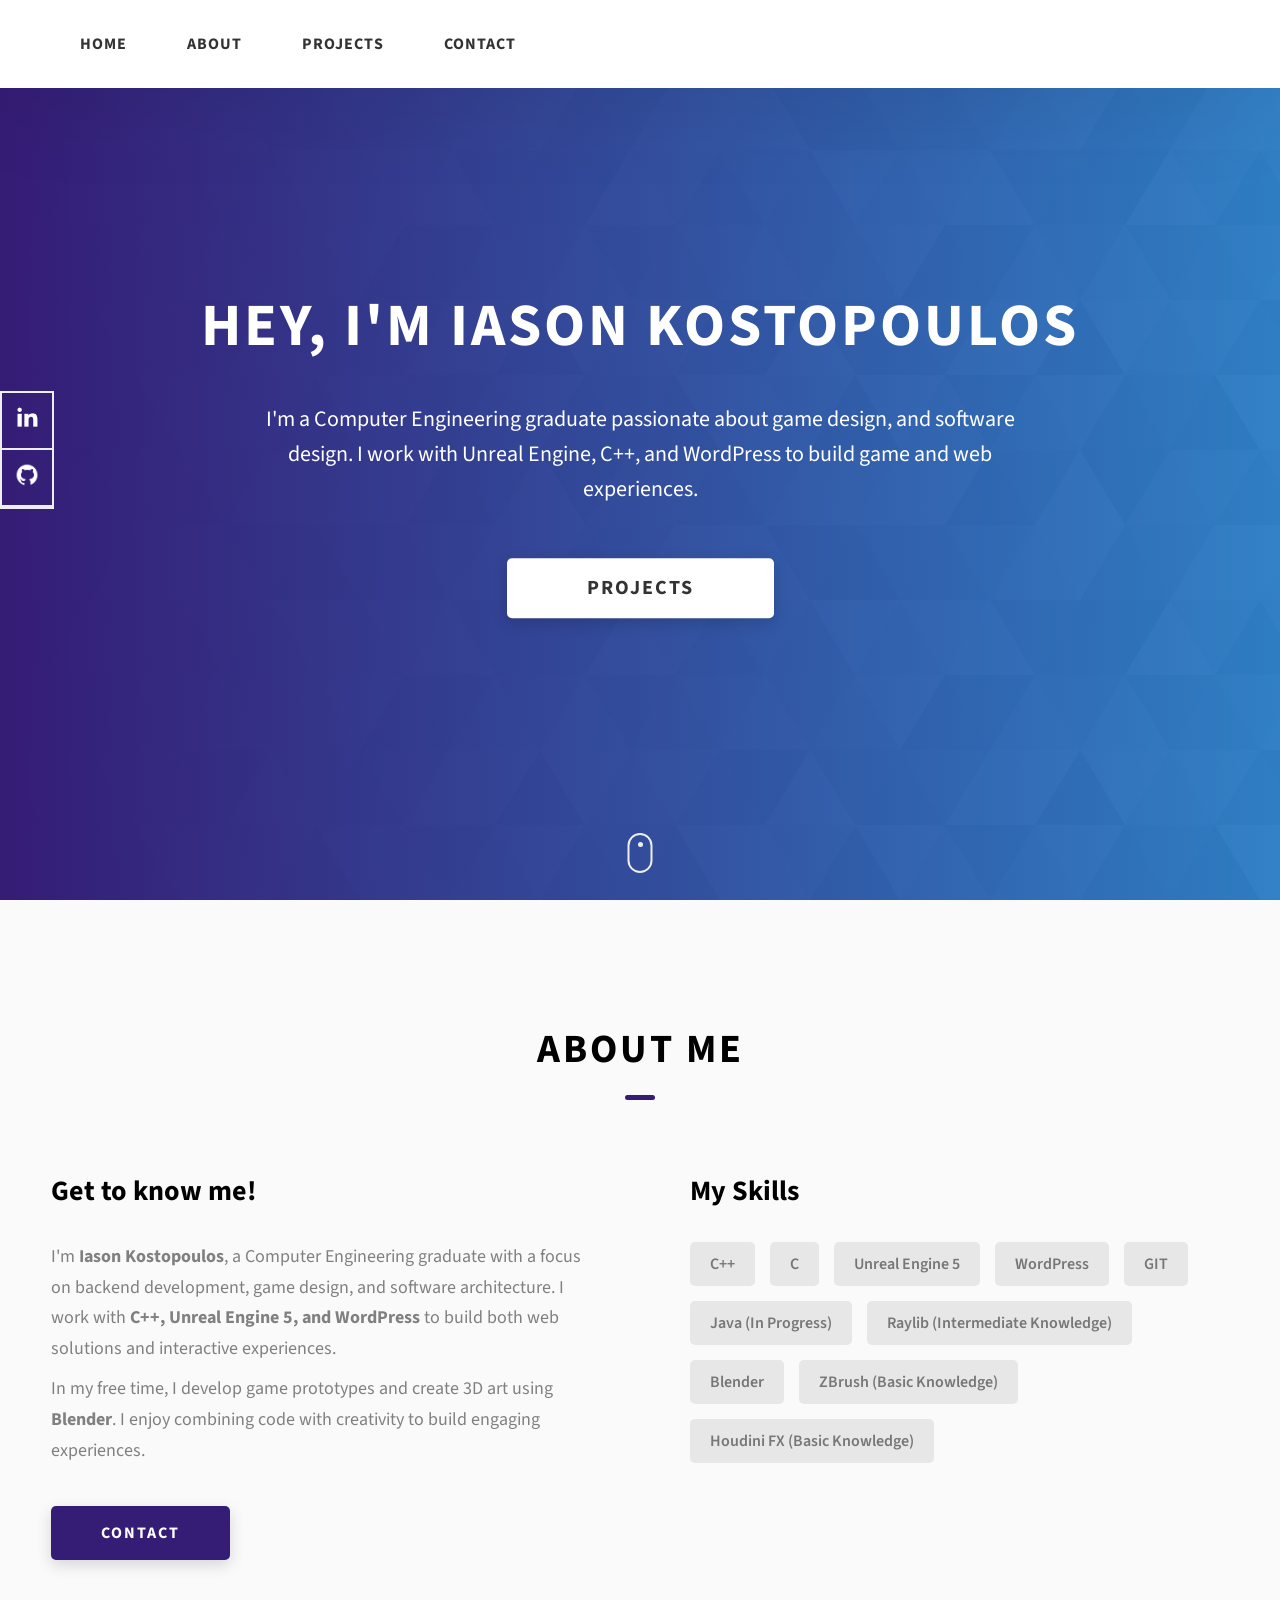
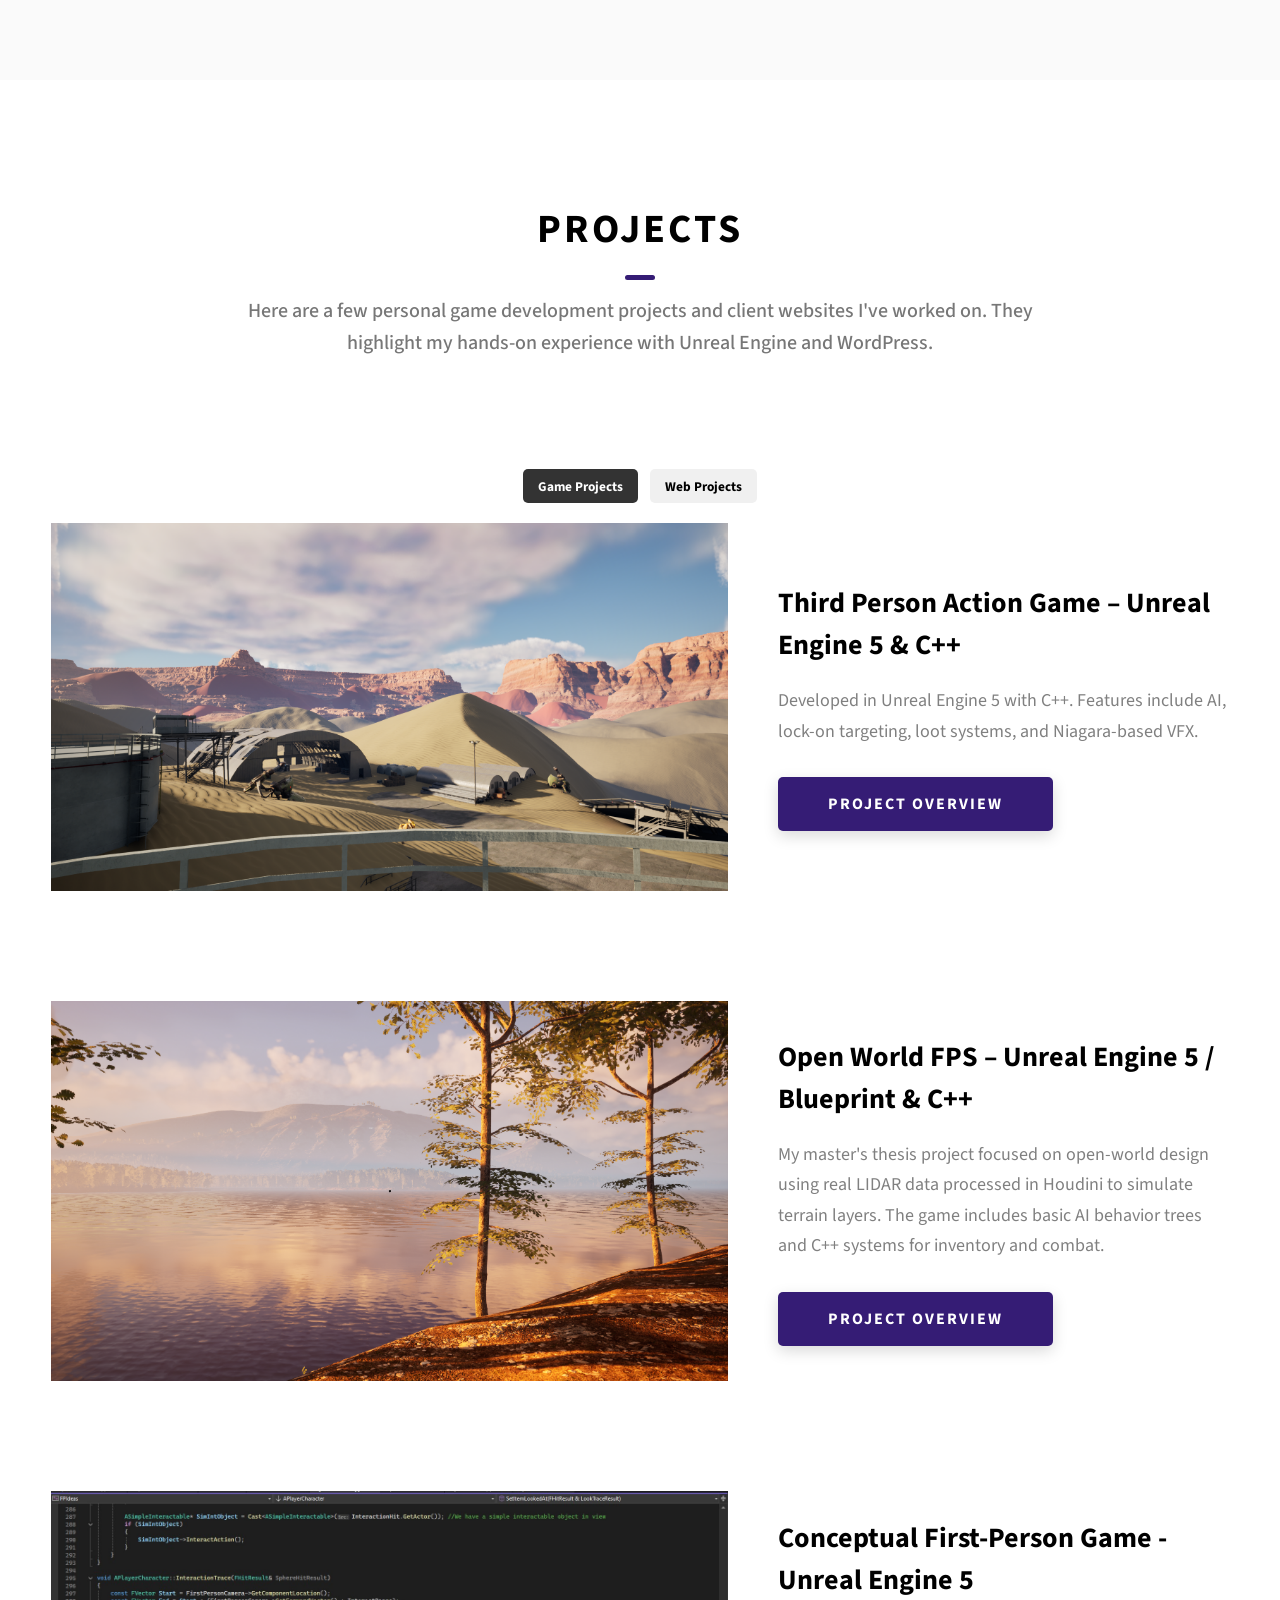
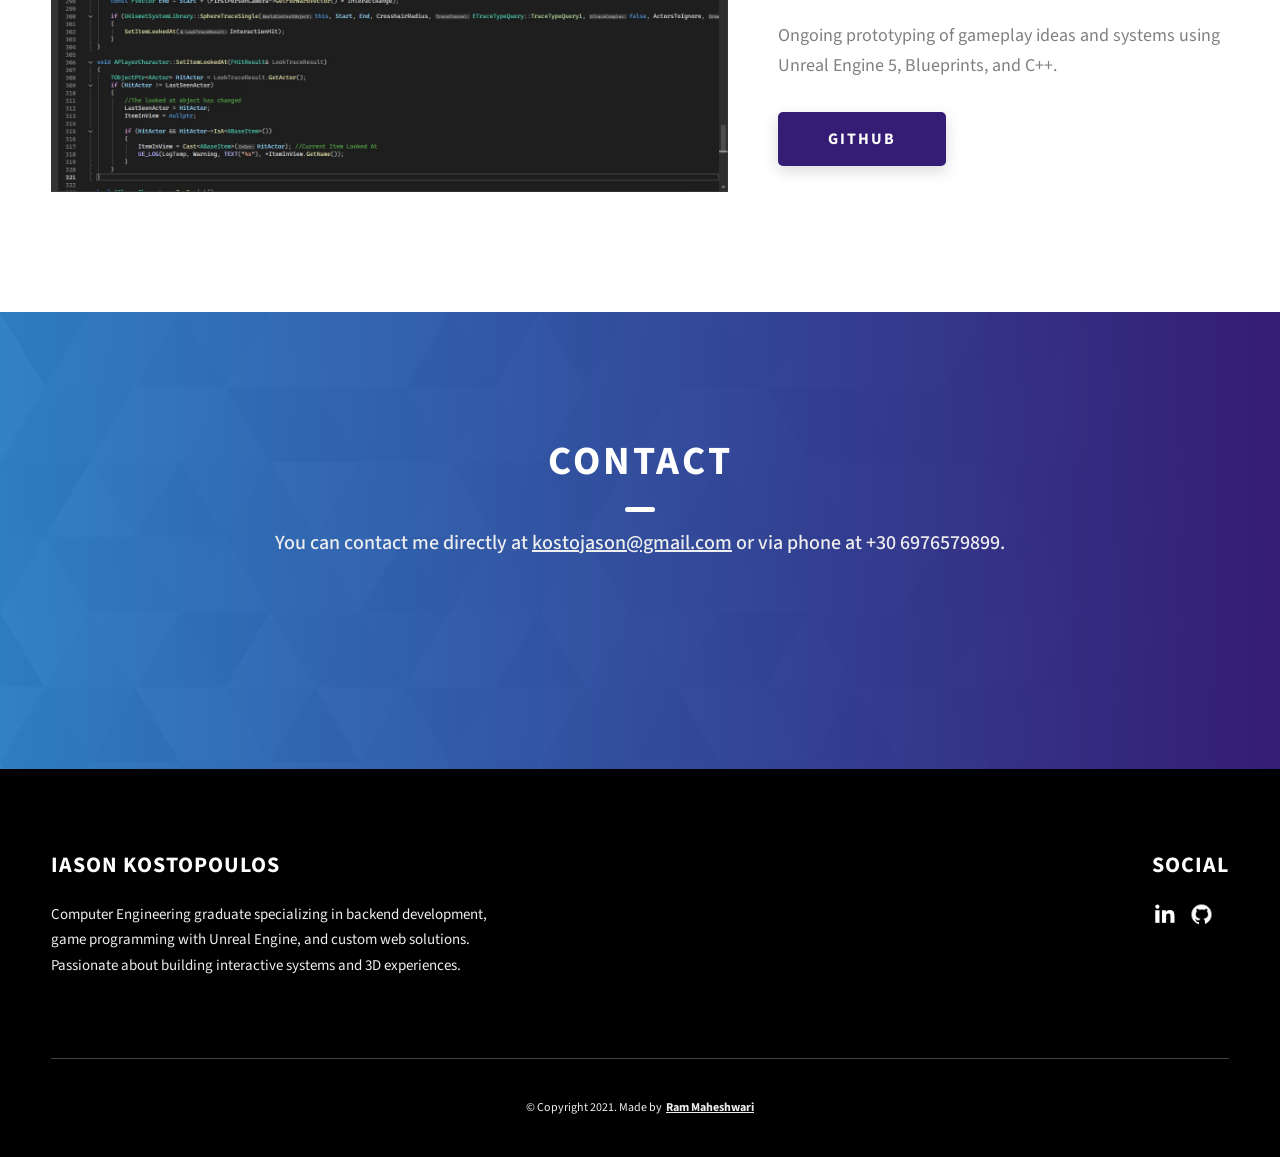
<file: index.html>
<!DOCTYPE html>
<html lang="en">
  <head>
    <meta charset="UTF-8" />
    <meta name="viewport" content="width=device-width, initial-scale=1.0" />
    <meta http-equiv="X-UA-Compatible" content="ie=edge" />
    <title>Portfolio</title>
    <meta name="description" content="Iason Kostopoulos Portfolio" />

    <link rel="stylesheet" href="css/style.css" />

    <link rel="preconnect" href="https://fonts.googleapis.com" />
    <link rel="preconnect" href="https://fonts.gstatic.com" crossorigin />
    <link
      href="https://fonts.googleapis.com/css2?family=Source+Sans+Pro:wght@400;600;700;900&display=swap"
      rel="stylesheet"
    />
  </head>
  <body>
    <header class="header">
      <div class="header__content">
        <div class="header__main">
          <ul class="header__links">
            <li class="header__link-wrapper">
              <a href="./index.html" class="header__link"> Home </a>
            </li>
            <li class="header__link-wrapper">
              <a href="./index.html#about" class="header__link">About </a>
            </li>
            <li class="header__link-wrapper">
              <a href="./index.html#projects" class="header__link">
                Projects
              </a>
            </li>
            <li class="header__link-wrapper">
              <a href="./index.html#contact" class="header__link"> Contact </a>
            </li>
          </ul>
          <div class="header__main-ham-menu-cont">
            <img
              src="./assets/svg/ham-menu.svg"
              alt="hamburger menu"
              class="header__main-ham-menu"
            />
            <img
              src="./assets/svg/ham-menu-close.svg"
              alt="hamburger menu close"
              class="header__main-ham-menu-close d-none"
            />
          </div>
        </div>
      </div>
      <div class="header__sm-menu">
        <div class="header__sm-menu-content">
          <ul class="header__sm-menu-links">
            <li class="header__sm-menu-link">
              <a href="./index.html"> Home </a>
            </li>

            <li class="header__sm-menu-link">
              <a href="./index.html#about"> About </a>
            </li>

            <li class="header__sm-menu-link">
              <a href="./index.html#projects"> Projects </a>
            </li>

            <li class="header__sm-menu-link">
              <a href="./index.html#contact"> Contact </a>
            </li>
          </ul>
        </div>
      </div>
    </header>
    <section class="home-hero">
      <div class="home-hero__content">
        <h1 class="heading-primary">Hey, I'm Iason Kostopoulos</h1>
        <div class="home-hero__info">
          <p class="text-primary">
            I'm a Computer Engineering graduate passionate about game design, and software design.
			I work with Unreal Engine, C++, and WordPress to build game and web experiences.
          </p>
        </div>
        <div class="home-hero__cta">
          <a href="./index.html#projects" class="btn btn--bg">Projects</a>
        </div>
      </div>
      <div class="home-hero__socials">
        <div class="home-hero__social">
          <a href="https://www.linkedin.com/in/iasonas-kostopoulos-441469236/" class="home-hero__social-icon-link">
            <img
              src="./assets/png/linkedin-ico.png"
              alt="icon"
              class="home-hero__social-icon"
            />
          </a>
        </div>
        <div class="home-hero__social">
          <a href="https://github.com/Poleftaiger1984" class="home-hero__social-icon-link">
            <img
              src="./assets/png/github-ico.png"
              alt="icon"
              class="home-hero__social-icon"
            />
          </a>
        </div>
      </div>
      <div class="home-hero__mouse-scroll-cont">
        <div class="mouse"></div>
      </div>
    </section>
    <section id="about" class="about sec-pad">
      <div class="main-container">
        <h2 class="heading heading-sec heading-sec__mb-med">
          <span class="heading-sec__main">About Me</span>
        </h2>
        <div class="about__content">
          <div class="about__content-main">
            <h3 class="about__content-title">Get to know me!</h3>
            <div class="about__content-details">
              <p class="about__content-details-para">
				I'm <strong>Iason Kostopoulos</strong>, a Computer Engineering graduate with a focus on backend development, game design, and software architecture. 
				I work with <strong> C++, Unreal Engine 5, and WordPress </strong> to build both web solutions and interactive experiences.
			  </p>
			  <p class="about__content-details-para">
				In my free time, I develop game prototypes and create 3D art using <strong>Blender</strong>. I enjoy combining code with creativity to build engaging experiences.
			  </p>
            </div>
            <a href="./index.html#contact" class="btn btn--med btn--theme dynamicBgClr"
              >Contact</a
            >
          </div>
          <div class="about__content-skills">
            <h3 class="about__content-title">My Skills</h3>
            <div class="skills">
              <div class="skills__skill">C++</div>
			  <div class="skills__skill">C</div>
              <div class="skills__skill">Unreal Engine 5</div>
              <div class="skills__skill">WordPress</div>
              <div class="skills__skill">GIT</div>
              <div class="skills__skill">Java (In Progress)</div>
              <div class="skills__skill">Raylib (Intermediate Knowledge)</div>
              <div class="skills__skill">Blender</div>
              <div class="skills__skill">ZBrush (Basic Knowledge)</div>
              <div class="skills__skill">Houdini FX (Basic Knowledge)</div>

            </div>
          </div>
        </div>
      </div>
    </section>
    <section id="projects" class="projects sec-pad">
      <div class="main-container">
        <h2 class="heading heading-sec heading-sec__mb-bg">
          <span class="heading-sec__main">Projects</span>
          <span class="heading-sec__sub">
            Here are a few personal game development projects and client websites I've worked on. 
			They highlight my hands-on experience with Unreal Engine and WordPress.
          </span>
        </h2>
        <div class="projects__tabs">
  <button class="projects__tab projects__tab--active" onclick="showTab('games')">Game Projects</button>
  <button class="projects__tab" onclick="showTab('websites')">Web Projects</button>
</div>

<!-- GAME -->
<div class="projects__content" id="projects-games">
  <div class="projects__row">
    <div class="projects__row-img-cont">
      <img src="./assets/jpeg/ThirdPerson.jpeg" alt="SlashGame" class="projects__row-img" />
    </div>
    <div class="projects__row-content">
      <h3 class="projects__row-content-title">Third Person Action Game – Unreal Engine 5 & C++</h3>
      <p class="projects__row-content-desc">
        Developed in Unreal Engine 5 with C++. Features include AI, lock-on targeting, loot systems, and Niagara-based VFX.
      </p>
	  <a href="./slashgame.html" class="btn btn--med btn--theme dynamicBgClr" target="_blank">Project Overview</a>
    </div>
  </div>

  <div class="projects__row">
    <div class="projects__row-img-cont">
      <img src="./assets/jpeg/OpenWorld.jpeg" alt="FPS Ideas" class="projects__row-img" />
    </div>
    <div class="projects__row-content">
      <h3 class="projects__row-content-title">Open World FPS – Unreal Engine 5 / Blueprint & C++</h3>
      <p class="projects__row-content-desc">
         My master's thesis project focused on open-world design using real LIDAR data processed in Houdini to simulate terrain layers. 
		 The game includes basic AI behavior trees and C++ systems for inventory and combat.
      </p>
      <a href="./fps-thesis.html" class="btn btn--med btn--theme dynamicBgClr" target="_blank">Project Overview</a>
    </div>
  </div>

  <div class="projects__row">
    <div class="projects__row-img-cont">
      <img src="./assets/jpeg/FPIdeas.jpeg" alt="Conceptual Game" class="projects__row-img" />
    </div>
    <div class="projects__row-content">
      <h3 class="projects__row-content-title">Conceptual First-Person Game - Unreal Engine 5</h3>
      <p class="projects__row-content-desc">
        Ongoing prototyping of gameplay ideas and systems using Unreal Engine 5, Blueprints, and C++.
      </p>
	  <a href="https://github.com/Poleftaiger1984/NoHands-Game" target="_blank" class="btn btn--med btn--theme dynamicBgClr">GitHub</a>
    </div>
  </div>
</div>

<!-- WEB -->
<div class="projects__content d-none" id="projects-websites">
  <div class="projects__row">
    <div class="projects__row-img-cont">
      <img src="./assets/jpeg/OlonInterior.jpeg" alt="Olon Interior" class="projects__row-img" />
    </div>
    <div class="projects__row-content">
      <h3 class="projects__row-content-title">Olon Interior LLC (Michigan)</h3>
      <p class="projects__row-content-desc">
        WordPress site for a U.S.-based interior design firm.
      </p>
      <a href="https://www.oloninterior.com" target="_blank" class="btn btn--med btn--theme dynamicBgClr">View Website</a>
    </div>
  </div>

  <div class="projects__row">
    <div class="projects__row-img-cont">
      <img src="./assets/jpeg/GNC3on3.jpeg" alt="GNC 3on3" class="projects__row-img" />
    </div>
    <div class="projects__row-content">
      <h3 class="projects__row-content-title">GNC 3on3 (Patras, Greece)</h3>
      <p class="projects__row-content-desc">
        Delivered custom plugins and maintained WordPress site for a local basketball tournament.
      </p>
      <a href="https://gnc3on3.gr" target="_blank" class="btn btn--med btn--theme dynamicBgClr">View Website</a>
    </div>
  </div>

  <div class="projects__row">
    <div class="projects__row-img-cont">
      <img src="./assets/jpeg/PMPMarble.jpeg" alt="PMP Marble" class="projects__row-img" />
    </div>
    <div class="projects__row-content">
      <h3 class="projects__row-content-title">PMP Marble (Troy, Michigan)</h3>
      <p class="projects__row-content-desc">
        Responsive WordPress site for a marble supplier. Delivered custom design and SEO optimization for local visibility.
      </p>
      <a href="https://pmpmarble.com" target="_blank" class="btn btn--med btn--theme dynamicBgClr">View Website</a>
    </div>
  </div>
</div>
      </div>
    </section>
    <section id="contact" class="contact sec-pad dynamicBg">
      <div class="main-container">
        <h2 class="heading heading-sec heading-sec__mb-med">
          <span class="heading-sec__main heading-sec__main--lt">Contact</span>
         <span class="heading-sec__sub heading-sec__sub--lt">
			You can contact me directly at <a href="mailto:kostojason@gmail.com" class="email-link">kostojason@gmail.com</a> or via phone at +30 6976579899.
		 </span
        </h2>
      </div>
    </section>
    <footer class="main-footer">
      <div class="main-container">
        <div class="main-footer__upper">
          <div class="main-footer__row main-footer__row-1">
            <h2 class="heading heading-sm main-footer__heading-sm">
              <span>Social</span>
            </h2>
            <div class="main-footer__social-cont">
              <a target="_blank" rel="noreferrer" href="https://www.linkedin.com/in/iasonas-kostopoulos-441469236/">
                <img
                  class="main-footer__icon"
                  src="./assets/png/linkedin-ico.png"
                  alt="icon"
                />
              </a>
              <a target="_blank" rel="noreferrer" href="https://github.com/Poleftaiger1984">
                <img
                  class="main-footer__icon"
                  src="./assets/png/github-ico.png"
                  alt="icon"
                />
              </a>
            </div>
          </div>
          <div class="main-footer__row main-footer__row-2">
            <h4 class="heading heading-sm text-lt">Iason Kostopoulos</h4>
            <p class="main-footer__short-desc">
              Computer Engineering graduate specializing in backend development, game programming with Unreal Engine, and custom web solutions. 
			  Passionate about building interactive systems and 3D experiences.
            </p>
          </div>
        </div>

        <!-- If you give me some credit or shoutout here by linking to my website, then it will be a big thing for me and will help me a lot :) -->
        <div class="main-footer__lower">
          &copy; Copyright 2021. Made by
          <a rel="noreferrer" target="_blank" href="https://rammaheshwari.com"
            >Ram Maheshwari</a
          >
        </div>
      </div>
    </footer>

    <script src="./index.js"></script>
  </body>
</html>

<script>
  function showTab(tabName) {
    const gameTab = document.getElementById('projects-games');
    const webTab = document.getElementById('projects-websites');

    // Remove active class from all buttons
    document.querySelectorAll('.projects__tab').forEach(btn => btn.classList.remove('projects__tab--active'));

    // Hide both with fade out first
    [gameTab, webTab].forEach(tab => {
      tab.classList.add('d-none');
      tab.classList.remove('fade-in');
    });

    // Show the selected tab with fade-in animation
    if (tabName === 'games') {
      gameTab.classList.remove('d-none');
      gameTab.classList.add('fade-in');
      document.querySelector('[onclick="showTab(\'games\')"]').classList.add('projects__tab--active');
    } else {
      webTab.classList.remove('d-none');
      webTab.classList.add('fade-in');
      document.querySelector('[onclick="showTab(\'websites\')"]').classList.add('projects__tab--active');
    }
  }
</script>
</file>
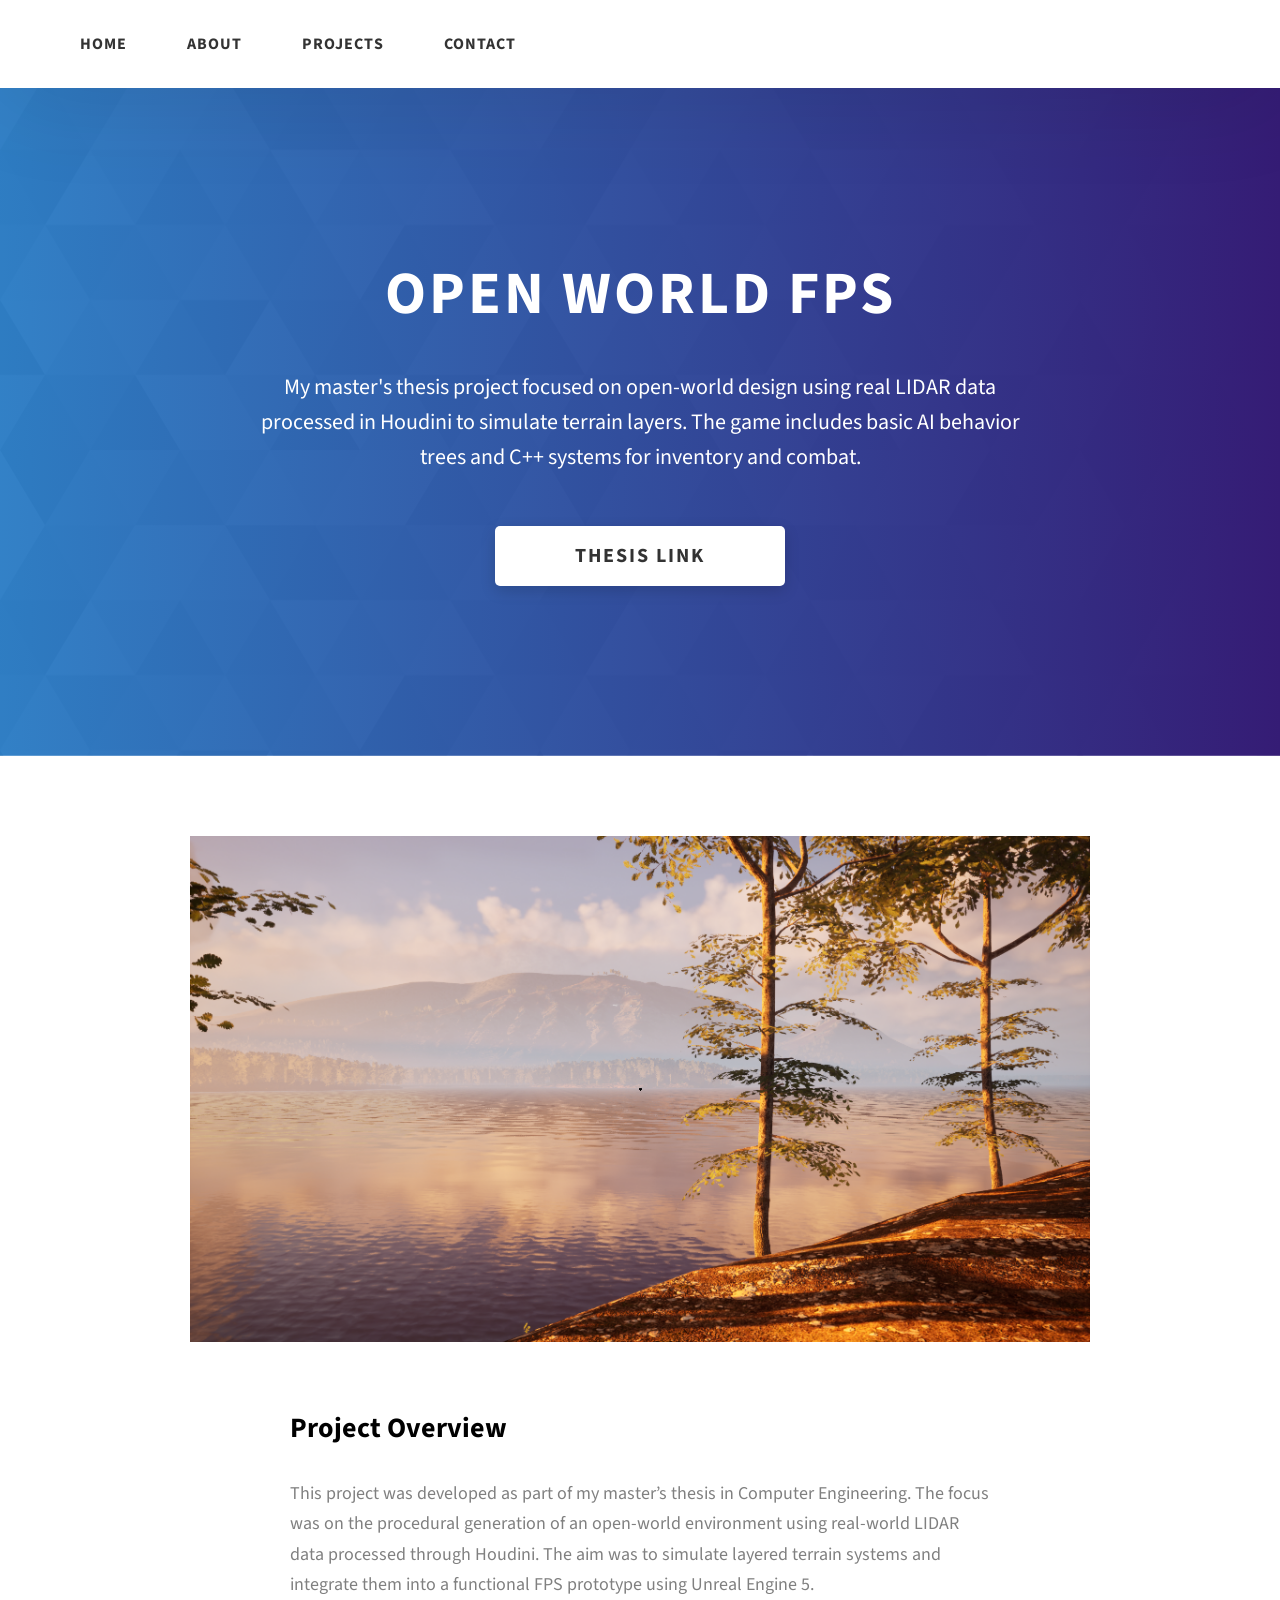
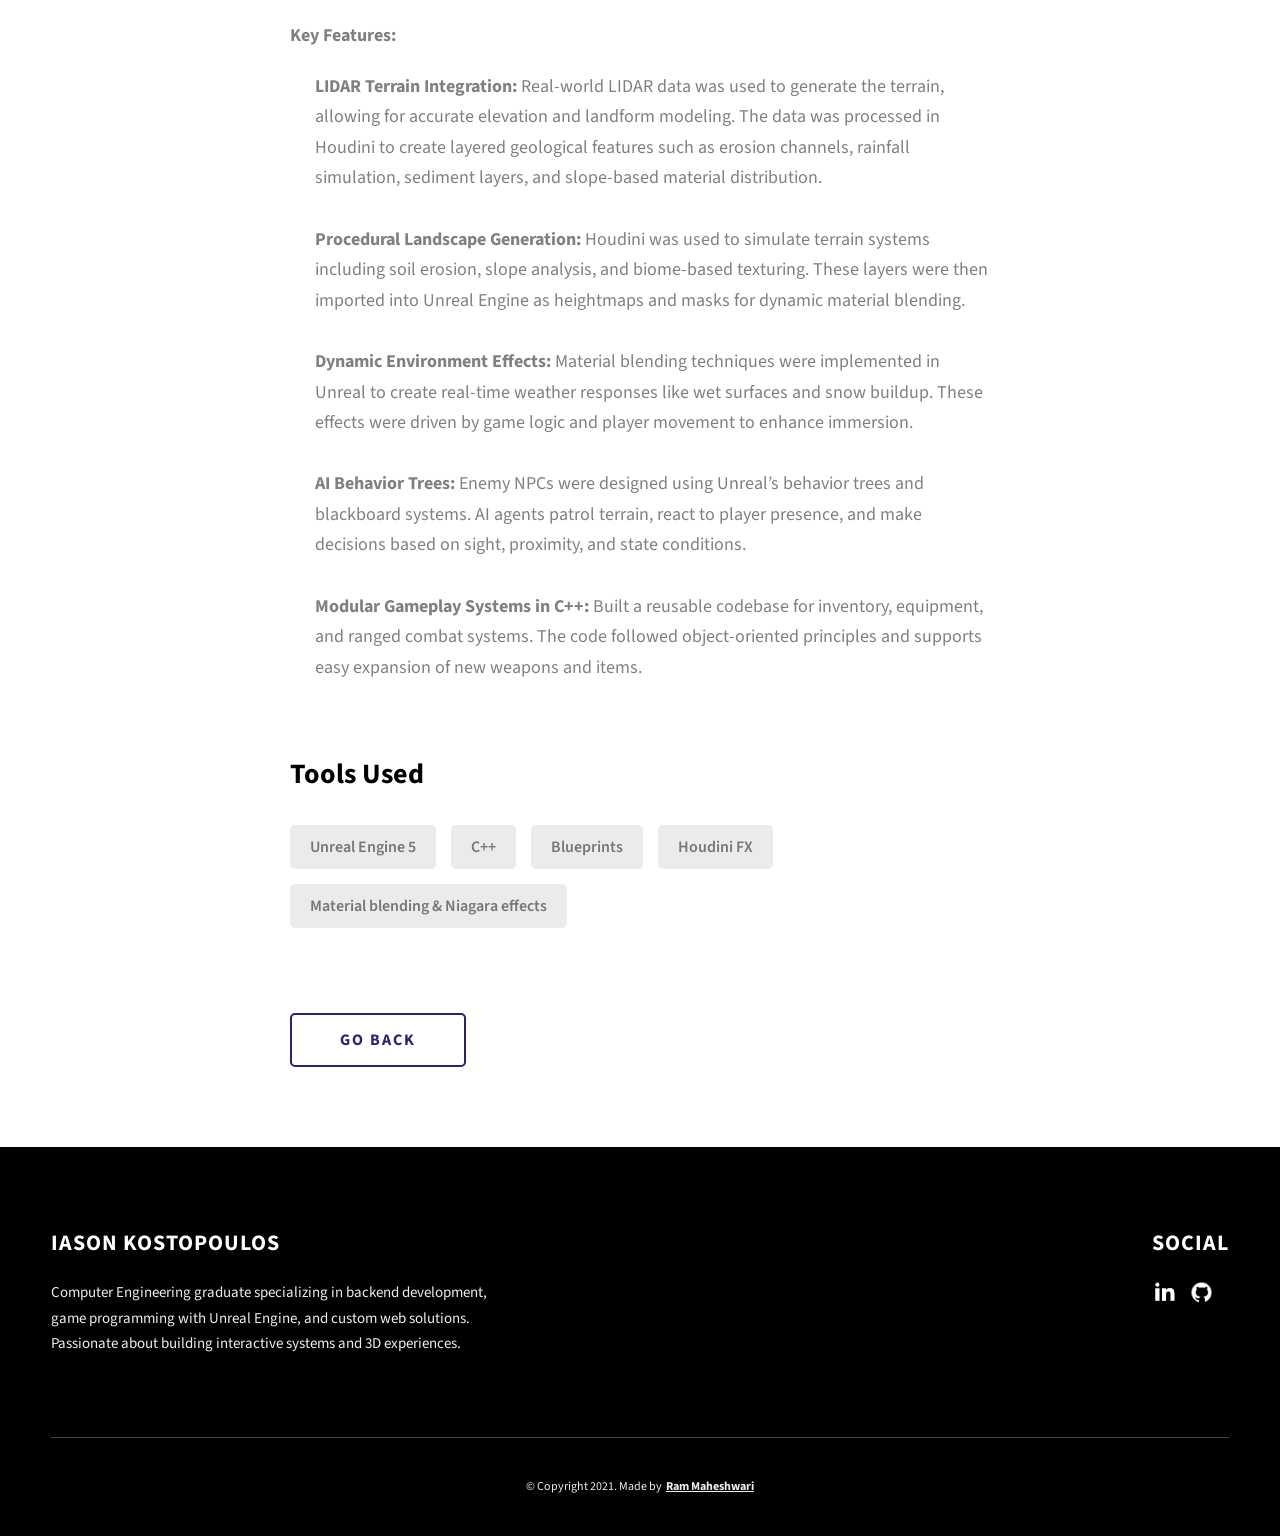
<file: fps-thesis.html>
<!DOCTYPE html>
<html lang="en">
  <head>
    <meta charset="UTF-8" />
    <meta name="viewport" content="width=device-width, initial-scale=1.0" />
    <meta http-equiv="X-UA-Compatible" content="ie=edge" />
    <title>Open World FPS</title>
    <meta name="description" content="Case study page of Open World FPS" />

    <link rel="stylesheet" href="css/style.css" />

    <link rel="preconnect" href="https://fonts.googleapis.com" />
    <link rel="preconnect" href="https://fonts.gstatic.com" crossorigin />
    <link
      href="https://fonts.googleapis.com/css2?family=Source+Sans+Pro:wght@400;600;700;900&display=swap"
      rel="stylesheet"
    />
  </head>
  <body>
    <header class="header">
      <div class="header__content">
        <div class="header__main">
          <ul class="header__links">
            <li class="header__link-wrapper">
              <a href="./index.html" class="header__link"> Home </a>
            </li>
            <li class="header__link-wrapper">
              <a href="./index.html#about" class="header__link">About </a>
            </li>
            <li class="header__link-wrapper">
              <a href="./index.html#projects" class="header__link">
                Projects
              </a>
            </li>
            <li class="header__link-wrapper">
              <a href="./index.html#contact" class="header__link"> Contact </a>
            </li>
          </ul>
          <div class="header__main-ham-menu-cont">
            <img
              src="./assets/svg/ham-menu.svg"
              alt="hamburger menu"
              class="header__main-ham-menu"
            />
            <img
              src="./assets/svg/ham-menu-close.svg"
              alt="hamburger menu close"
              class="header__main-ham-menu-close d-none"
            />
          </div>
        </div>
      </div>
      <div class="header__sm-menu">
        <div class="header__sm-menu-content">
          <ul class="header__sm-menu-links">
            <li class="header__sm-menu-link">
              <a href="./index.html"> Home </a>
            </li>

            <li class="header__sm-menu-link">
              <a href="./index.html#about"> About </a>
            </li>

            <li class="header__sm-menu-link">
              <a href="./index.html#projects"> Projects </a>
            </li>

            <li class="header__sm-menu-link">
              <a href="./index.html#contact"> Contact </a>
            </li>
          </ul>
        </div>
      </div>
    </header>
    <section class="project-cs-hero">
      <div class="project-cs-hero__content">
        <h1 class="heading-primary">Open World FPS</h1>
        <div class="project-cs-hero__info">
          <p class="text-primary">
            My master's thesis project focused on open-world design using real LIDAR data processed in Houdini to simulate terrain layers.
			The game includes basic AI behavior trees and C++ systems for inventory and combat.
          </p>
        </div>
        <div class="project-cs-hero__cta">
          <a href="https://hdl.handle.net/10889/25505" class="btn btn--bg" target="_blank">Thesis Link</a>
        </div>
      </div>
    </section>
    <section class="project-details">
      <div class="main-container">
        <div class="project-details__content">
          <div class="project-details__showcase-img-cont">
            <img
              src="./assets/jpeg/OpenWorld.jpeg"
              alt="Project Image"
              class="project-details__showcase-img"
            />
          </div>
          <div class="project-details__content-main">
            <div class="project-details__desc">
              <h3 class="project-details__content-title">Project Overview</h3>
              <p class="project-details__desc-para">
                This project was developed as part of my master’s thesis in Computer Engineering. 
				The focus was on the procedural generation of an open-world environment using real-world LIDAR data processed through Houdini. 
				The aim was to simulate layered terrain systems and integrate them into a functional FPS prototype using Unreal Engine 5.
              </p>
              <p class="project-details__desc-para">
                <strong>Key Features:</strong>
				<div class="project-details__desc-para">
					<ul class="project-list">
					 <li>
					  <strong>LIDAR Terrain Integration:</strong> Real-world LIDAR data was used to generate the terrain, allowing for accurate elevation and landform modeling. The data was processed in Houdini to create layered geological features such as erosion channels, rainfall simulation, sediment layers, and slope-based material distribution.
					 </li><br>
					 <li>
					  <strong>Procedural Landscape Generation:</strong> Houdini was used to simulate terrain systems including soil erosion, slope analysis, and biome-based texturing. These layers were then imported into Unreal Engine as heightmaps and masks for dynamic material blending.
					 </li><br>
					 <li>
					  <strong>Dynamic Environment Effects:</strong> Material blending techniques were implemented in Unreal to create real-time weather responses like wet surfaces and snow buildup. These effects were driven by game logic and player movement to enhance immersion.
					 </li><br>
					 <li>
					  <strong>AI Behavior Trees:</strong> Enemy NPCs were designed using Unreal’s behavior trees and blackboard systems. AI agents patrol terrain, react to player presence, and make decisions based on sight, proximity, and state conditions.
					 </li><br>
					 <li>
					  <strong>Modular Gameplay Systems in C++:</strong> Built a reusable codebase for inventory, equipment, and ranged combat systems. The code followed object-oriented principles and supports easy expansion of new weapons and items.
					 </li>
					</ul>
				</div>
              </p>
            </div>
            <div class="project-details__tools-used">
              <h3 class="project-details__content-title">Tools Used</h3>
              <div class="skills">
                <div class="skills__skill">Unreal Engine 5</div>
                <div class="skills__skill">C++</div>
                <div class="skills__skill">Blueprints</div>
                <div class="skills__skill">Houdini FX</div>
				<div class="skills__skill">Material blending & Niagara effects</div>
              </div>
            </div>
			<a href="/" class="btn btn--med btn--theme-inv project-details__links-btn">Go Back</a>
          </div>
        </div>
      </div>
    </section>
    <footer class="main-footer">
      <div class="main-container">
        <div class="main-footer__upper">
          <div class="main-footer__row main-footer__row-1">
            <h2 class="heading heading-sm main-footer__heading-sm">
              <span>Social</span>
            </h2>
            <div class="main-footer__social-cont">
              <a target="_blank" rel="noreferrer" href="https://www.linkedin.com/in/iasonas-kostopoulos-441469236/">
                <img
                  class="main-footer__icon"
                  src="./assets/png/linkedin-ico.png"
                  alt="icon"
                />
              </a>
              <a target="_blank" rel="noreferrer" href="https://github.com/Poleftaiger1984">
                <img
                  class="main-footer__icon"
                  src="./assets/png/github-ico.png"
                  alt="icon"
                />
              </a>
            </div>
          </div>
          <div class="main-footer__row main-footer__row-2">
            <h4 class="heading heading-sm text-lt">Iason Kostopoulos</h4>
            <p class="main-footer__short-desc">
              Computer Engineering graduate specializing in backend development, game programming with Unreal Engine, and custom web solutions. 
			  Passionate about building interactive systems and 3D experiences.
            </p>
          </div>
        </div>

        <div class="main-footer__lower">
          &copy; Copyright 2021. Made by
          <a rel="noreferrer" target="_blank" href="https://rammaheshwari.com"
            >Ram Maheshwari</a
          >
        </div>
      </div>
    </footer>
    <script src="./index.js"></script>
  </body>
</html>
</file>
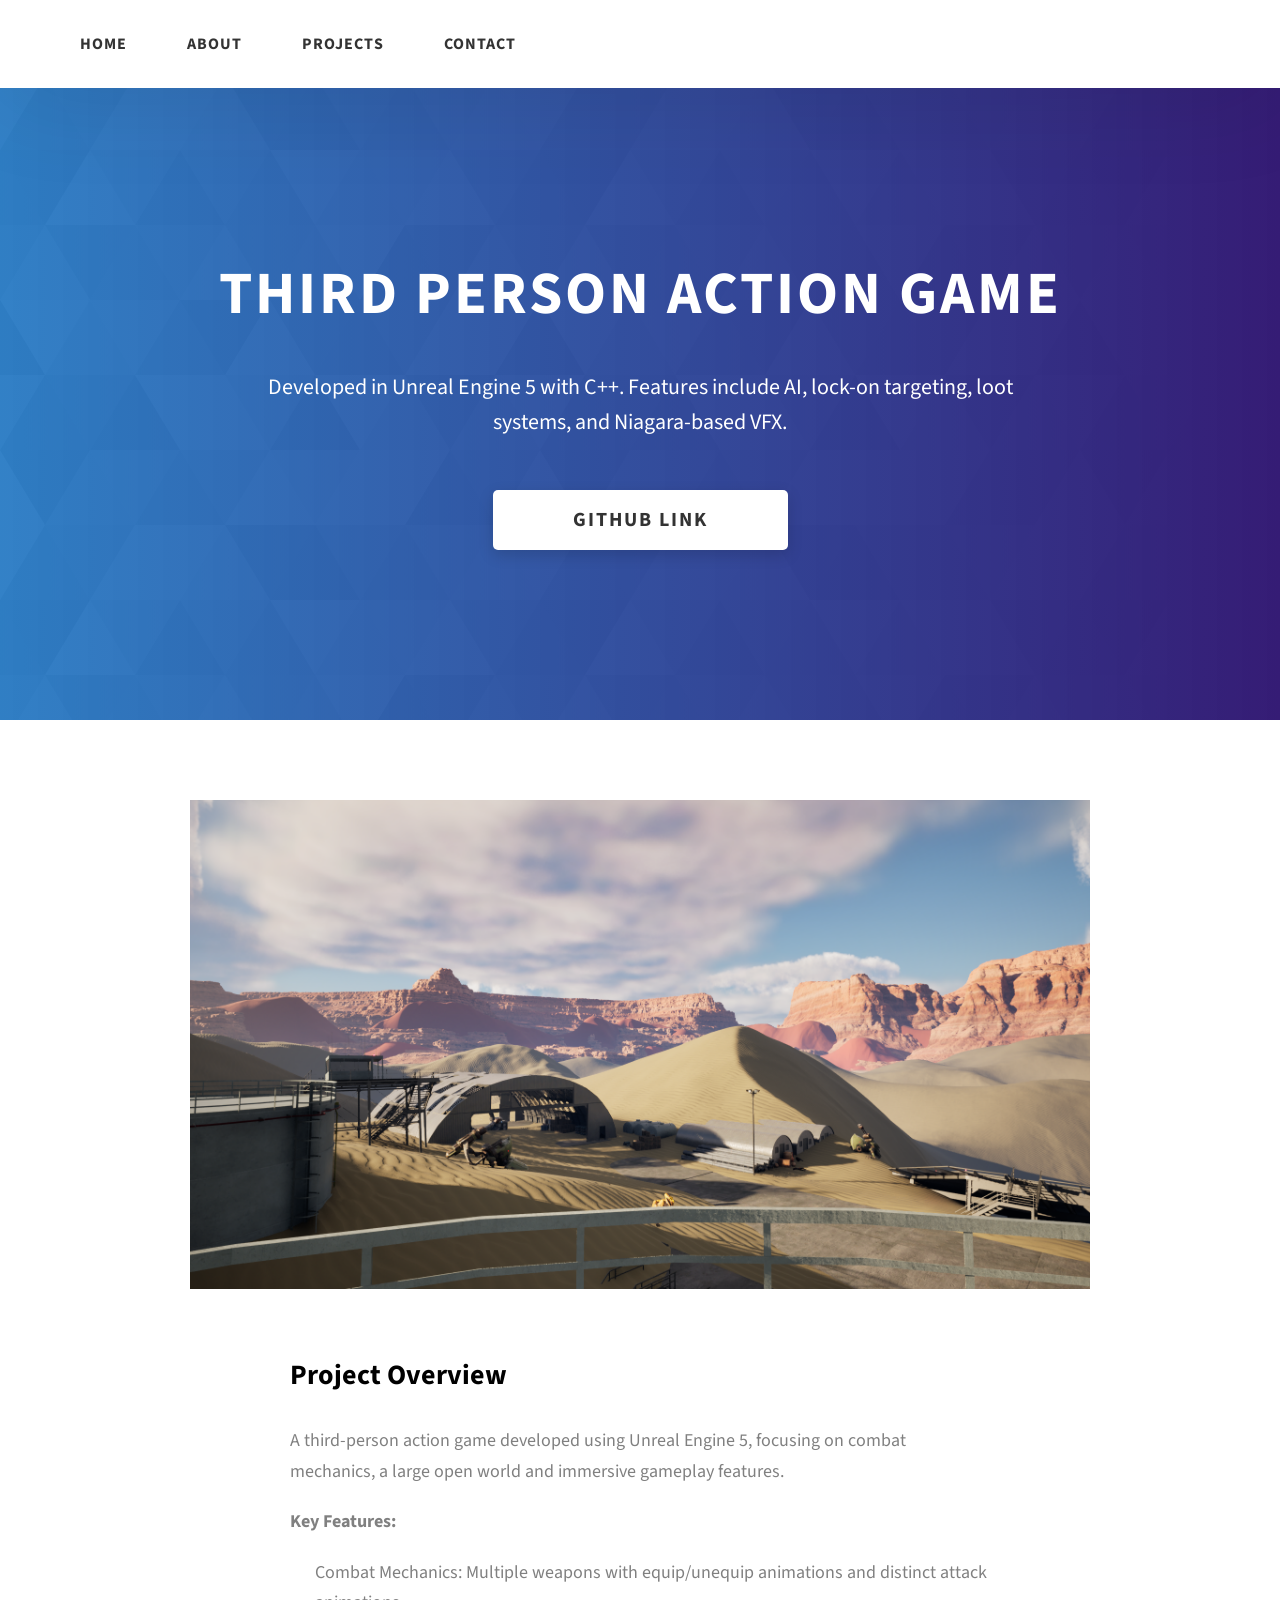
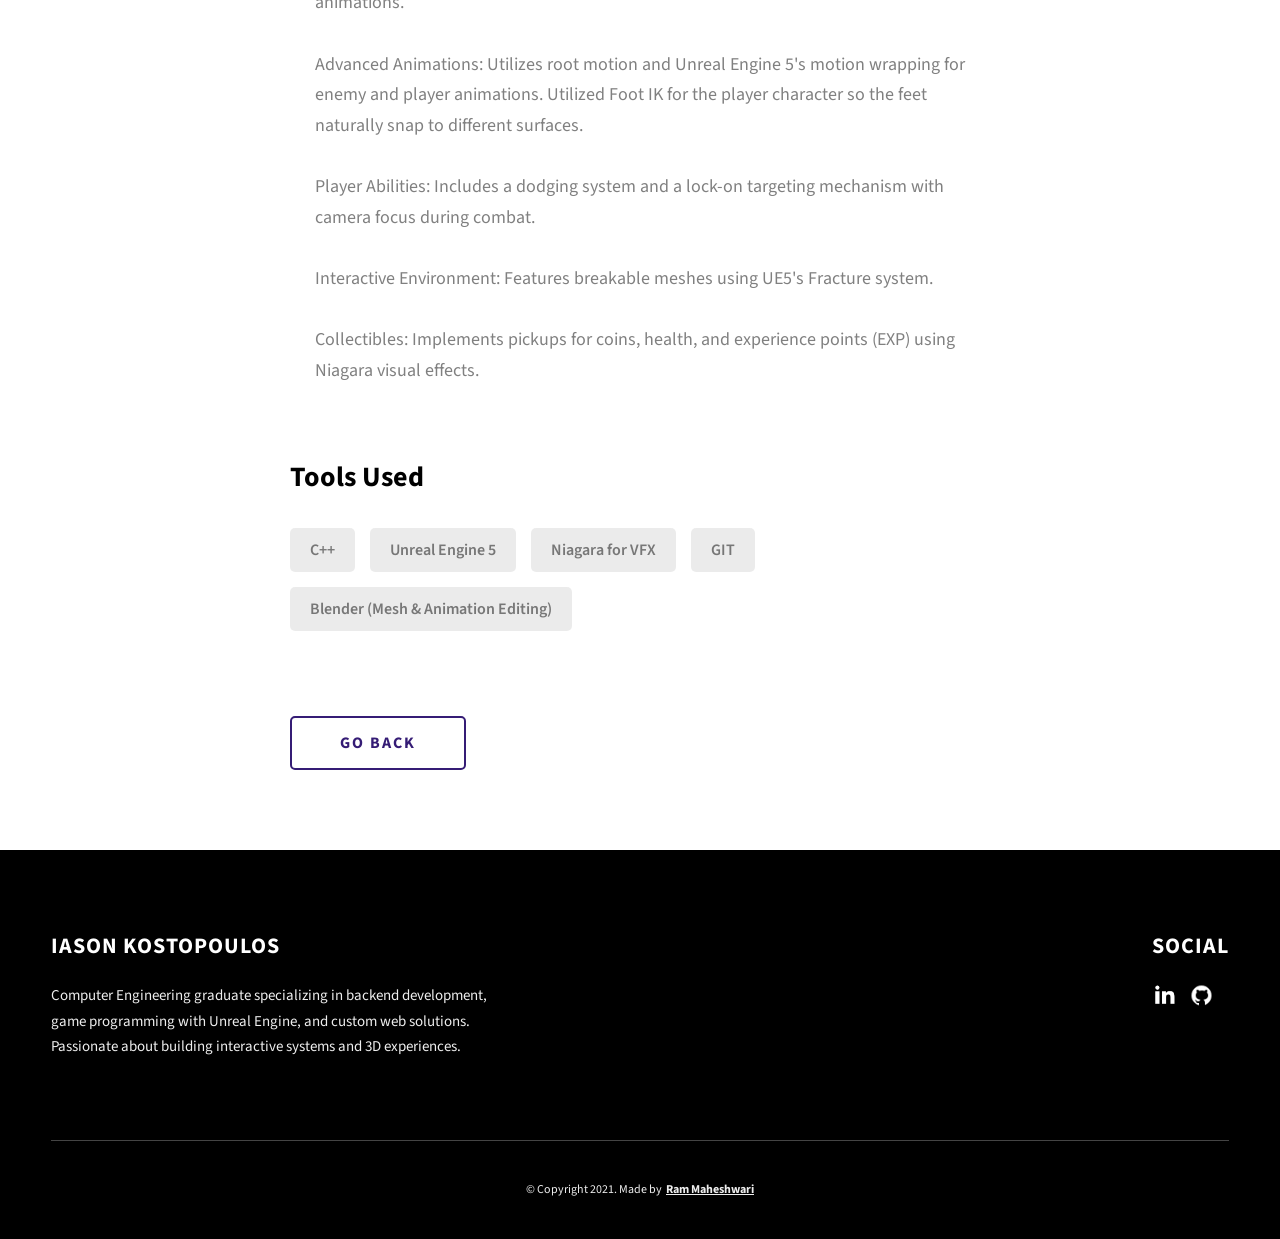
<file: slashgame.html>
<!DOCTYPE html>
<html lang="en">
  <head>
    <meta charset="UTF-8" />
    <meta name="viewport" content="width=device-width, initial-scale=1.0" />
    <meta http-equiv="X-UA-Compatible" content="ie=edge" />
    <title>Third Person Action Game</title>
    <meta name="description" content="Case study page of Third Person Action Game" />

    <link rel="stylesheet" href="css/style.css" />

    <link rel="preconnect" href="https://fonts.googleapis.com" />
    <link rel="preconnect" href="https://fonts.gstatic.com" crossorigin />
    <link
      href="https://fonts.googleapis.com/css2?family=Source+Sans+Pro:wght@400;600;700;900&display=swap"
      rel="stylesheet"
    />
  </head>
  <body>
    <header class="header">
      <div class="header__content">
        <div class="header__main">
          <ul class="header__links">
            <li class="header__link-wrapper">
              <a href="./index.html" class="header__link"> Home </a>
            </li>
            <li class="header__link-wrapper">
              <a href="./index.html#about" class="header__link">About </a>
            </li>
            <li class="header__link-wrapper">
              <a href="./index.html#projects" class="header__link">
                Projects
              </a>
            </li>
            <li class="header__link-wrapper">
              <a href="./index.html#contact" class="header__link"> Contact </a>
            </li>
          </ul>
          <div class="header__main-ham-menu-cont">
            <img
              src="./assets/svg/ham-menu.svg"
              alt="hamburger menu"
              class="header__main-ham-menu"
            />
            <img
              src="./assets/svg/ham-menu-close.svg"
              alt="hamburger menu close"
              class="header__main-ham-menu-close d-none"
            />
          </div>
        </div>
      </div>
      <div class="header__sm-menu">
        <div class="header__sm-menu-content">
          <ul class="header__sm-menu-links">
            <li class="header__sm-menu-link">
              <a href="./index.html"> Home </a>
            </li>

            <li class="header__sm-menu-link">
              <a href="./index.html#about"> About </a>
            </li>

            <li class="header__sm-menu-link">
              <a href="./index.html#projects"> Projects </a>
            </li>

            <li class="header__sm-menu-link">
              <a href="./index.html#contact"> Contact </a>
            </li>
          </ul>
        </div>
      </div>
    </header>
    <section class="project-cs-hero">
      <div class="project-cs-hero__content">
        <h1 class="heading-primary">Third Person Action Game </h1>
        <div class="project-cs-hero__info">
          <p class="text-primary">
           Developed in Unreal Engine 5 with C++. Features include AI, lock-on targeting, loot systems, and Niagara-based VFX.
          </p>
        </div>
        <div class="project-cs-hero__cta">
          <a href="https://github.com/Poleftaiger1984/SlashGame" class="btn btn--bg" target="_blank">Github Link</a>
        </div>
      </div>
    </section>
    <section class="project-details">
      <div class="main-container">
        <div class="project-details__content">
          <div class="project-details__showcase-img-cont">
            <img
              src="./assets/jpeg/ThirdPerson.jpeg"
              alt="Project Image"
              class="project-details__showcase-img"
            />
          </div>
          <div class="project-details__content-main">
            <div class="project-details__desc">
              <h3 class="project-details__content-title">Project Overview</h3>
              <p class="project-details__desc-para">
                A third-person action game developed using Unreal Engine 5, focusing on combat mechanics, a large open world and immersive gameplay features.
              </p>
              <p class="project-details__desc-para">
				<strong>Key Features:</strong>
				<div class="project-details__desc-para">
					<ul class="project-list">
					<li>Combat Mechanics: Multiple weapons with equip/unequip animations and distinct attack animations.</li><br>

					<li>Advanced Animations: Utilizes root motion and Unreal Engine 5's motion wrapping for enemy and player animations. 
						Utilized Foot IK for the player character so the feet naturally snap to different surfaces.</li><br>

					<li>Player Abilities: Includes a dodging system and a lock-on targeting mechanism with camera focus during combat.</li><br>

					<li>Interactive Environment: Features breakable meshes using UE5's Fracture system.</li><br>

					<li>Collectibles: Implements pickups for coins, health, and experience points (EXP) using Niagara visual effects.</li>
					</ul>
				</div>
              </p>
            </div>
            <div class="project-details__tools-used">
              <h3 class="project-details__content-title">Tools Used</h3>
              <div class="skills">
                <div class="skills__skill">C++</div>
                <div class="skills__skill">Unreal Engine 5</div>
                <div class="skills__skill">Niagara for VFX</div>
                <div class="skills__skill">GIT</div>
                <div class="skills__skill">Blender (Mesh & Animation Editing)</div>
              </div>
            </div>
			<a href="/" class="btn btn--med btn--theme-inv project-details__links-btn">Go Back</a>
          </div>
        </div>
      </div>
    </section>
    <footer class="main-footer">
      <div class="main-container">
        <div class="main-footer__upper">
          <div class="main-footer__row main-footer__row-1">
            <h2 class="heading heading-sm main-footer__heading-sm">
              <span>Social</span>
            </h2>
            <div class="main-footer__social-cont">
              <a target="_blank" rel="noreferrer" href="https://www.linkedin.com/in/iasonas-kostopoulos-441469236/">
                <img
                  class="main-footer__icon"
                  src="./assets/png/linkedin-ico.png"
                  alt="icon"
                />
              </a>
              <a target="_blank" rel="noreferrer" href="https://github.com/Poleftaiger1984">
                <img
                  class="main-footer__icon"
                  src="./assets/png/github-ico.png"
                  alt="icon"
                />
              </a>
            </div>
          </div>
          <div class="main-footer__row main-footer__row-2">
            <h4 class="heading heading-sm text-lt">Iason Kostopoulos</h4>
            <p class="main-footer__short-desc">
              Computer Engineering graduate specializing in backend development, game programming with Unreal Engine, and custom web solutions. 
			  Passionate about building interactive systems and 3D experiences.
            </p>
          </div>
        </div>

        <div class="main-footer__lower">
          &copy; Copyright 2021. Made by
          <a rel="noreferrer" target="_blank" href="https://rammaheshwari.com"
            >Ram Maheshwari</a
          >
        </div>
      </div>
    </footer>
    <script src="./index.js"></script>
  </body>
</html>
</file>
<file: css/style.css>
/*
0 - 600px:      Phone
600 - 900px:    Tablet portrait
900 - 1200px:   Tablet landscape
[1200 - 1800] is where our normal styles apply
1800px + :      Big desktop
$breakpoint arguement choices:
- phone
- tab-port
- tab-land
- big-desktop

Inside media queries 1em is always 16px i.e 1em = 16px at every screen size only inside media queries
*/
*,
*::after,
*::before {
  margin: 0;
  padding: 0;
  box-sizing: inherit;
  font-family: inherit; }

html {
  font-size: 62.5%;
  scroll-behavior: smooth; }
  @media only screen and (max-width: 75em) {
    html {
      font-size: 59%; } }
  @media only screen and (max-width: 56.25em) {
    html {
      font-size: 56%; } }
  @media only screen and (min-width: 112.5em) {
    html {
      font-size: 65%; } }

body {
  box-sizing: border-box;
  position: relative;
  line-height: 1.5;
  font-family: sans-serif;
  overflow-x: hidden;
  overflow-y: scroll;
  font-family: 'Source Sans Pro', sans-serif; }

a {
  text-decoration: none;
  color: inherit; }

li {
  list-style: none; }

input:focus,
button:focus,
a:focus,
textarea:focus {
  outline: none; }

button {
  border: none;
  cursor: pointer; }

textarea {
  resize: none; }

.heading-primary {
  font-size: 6rem;
  text-transform: uppercase;
  letter-spacing: 3px;
  text-align: center; }
  @media only screen and (max-width: 37.5em) {
    .heading-primary {
      font-size: 4.5rem; } }

.heading-sec__mb-bg {
  margin-bottom: 11rem; }
  @media only screen and (max-width: 56.25em) {
    .heading-sec__mb-bg {
      margin-bottom: 8rem; } }

.heading-sec__mb-med {
  margin-bottom: 9rem; }
  @media only screen and (max-width: 56.25em) {
    .heading-sec__mb-med {
      margin-bottom: 8rem; } }

.heading-sec__main {
  display: block;
  font-size: 4rem;
  text-transform: uppercase;
  letter-spacing: 1px;
  letter-spacing: 3px;
  text-align: center;
  margin-bottom: 3.5rem;
  position: relative; }
  .heading-sec__main--lt {
    color: #fff; }
    .heading-sec__main--lt::after {
      content: '';
      background: #fff !important; }
  .heading-sec__main::after {
    content: '';
    position: absolute;
    top: calc(100% + 1.5rem);
    height: 5px;
    width: 3rem;
    background: #351c75;
    left: 50%;
    transform: translateX(-50%);
    border-radius: 5px; }
    @media only screen and (max-width: 37.5em) {
      .heading-sec__main::after {
        top: calc(100% + 1.2rem); } }

.heading-sec__sub {
  display: block;
  text-align: center;
  color: #777;
  font-size: 2rem;
  font-weight: 500;
  max-width: 80rem;
  margin: auto;
  line-height: 1.6; }
  @media only screen and (max-width: 37.5em) {
    .heading-sec__sub {
      font-size: 1.8rem; } }
  .heading-sec__sub--lt {
    color: #eee; }

.heading-sm {
  font-size: 2.2rem;
  text-transform: uppercase;
  letter-spacing: 1px; }

.main-container {
  max-width: 120rem;
  margin: auto;
  width: 92%; }

.btn {
  background: #fff;
  color: #333;
  text-transform: uppercase;
  letter-spacing: 2px;
  display: inline-block;
  font-weight: 700;
  border-radius: 5px;
  box-shadow: 0 5px 15px 0 rgba(0, 0, 0, 0.15);
  transition: transform .3s; }
  .btn:hover {
    transform: translateY(-3px); }
  .btn--bg {
    padding: 1.5rem 8rem;
    font-size: 2rem; }
  .btn--med {
    padding: 1.5rem 5rem;
    font-size: 1.6rem; }
  .btn--theme {
    background: #351c75;
    color: #fff; }
  .btn--theme-inv {
    color: #351c75;
    background: #fff;
    border: 2px solid #351c75;
    box-shadow: none;
    padding: calc(1.5rem - 2px) calc(5rem - 2px); }

.sec-pad {
  padding: 12rem 0; }
  @media only screen and (max-width: 56.25em) {
    .sec-pad {
      padding: 8rem 0; } }

.text-primary {
  color: #fff;
  font-size: 2.2rem;
  text-align: center;
  width: 100%;
  line-height: 1.6; }
  @media only screen and (max-width: 37.5em) {
    .text-primary {
      font-size: 2rem; } }

.d-none {
  display: none; }

.home-hero {
  color: #fff;
  background: linear-gradient(to left, rgba(0, 98, 185, 0.8), #351c75), url(../../assets/svg/common-bg.svg);
  background-position: center;
  height: 100vh;
  min-height: 80rem;
  max-height: 120rem;
  position: relative; }
  @media only screen and (max-width: 37.5em) {
    .home-hero {
      height: unset;
      min-height: unset; } }
  .home-hero__socials {
    position: absolute;
    top: 50%;
    border: 2px solid #eee;
    border-left: 2px solid #eee;
    transform: translateY(-50%); }
    @media only screen and (max-width: 56.25em) {
      .home-hero__socials {
        display: none; } }
  .home-hero__mouse-scroll-cont {
    position: absolute;
    bottom: 3%;
    left: 50%;
    transform: translateX(-50%); }
    @media only screen and (max-width: 37.5em) {
      .home-hero__mouse-scroll-cont {
        display: none; } }
  .home-hero__social {
    width: 5rem; }
  .home-hero__social-icon-link {
    width: 100%;
    display: block;
    padding: 1.2rem;
    border-bottom: 2px solid #eee;
    transition: background .3s; }
    .home-hero__social-icon-link:hover {
      background: rgba(255, 255, 255, 0.1); }
    .home-hero__social-icon-link--bd-none {
      border-bottom: 0; }
  .home-hero__social-icon {
    width: 100%; }
  .home-hero__content {
    position: absolute;
    top: 50%;
    left: 50%;
    transform: translate(-50%, -50%);
    max-width: 90rem;
    width: 92%; }
    @media only screen and (max-width: 37.5em) {
      .home-hero__content {
        padding: 19rem 0 13rem 0;
        margin: auto;
        position: static;
        transform: translate(0, 0); } }
  .home-hero__info {
    margin: 3rem auto 0 auto;
    max-width: 80rem; }
  .home-hero__cta {
    margin-top: 5rem;
    text-align: center; }

.about {
  background: #fafafa; }
  .about__content {
    display: grid;
    grid-template-columns: 1fr 1fr;
    grid-gap: 10rem; }
    @media only screen and (max-width: 56.25em) {
      .about__content {
        grid-template-columns: 1fr;
        grid-gap: 8rem; } }
    .about__content-title {
      font-weight: 700;
      font-size: 2.8rem;
      margin-bottom: 3rem; }
      @media only screen and (max-width: 37.5em) {
        .about__content-title {
          font-size: 2.4rem; } }
    .about__content-details-para {
      font-size: 1.8rem;
      color: grey;
      max-width: 60rem;
      line-height: 1.7;
      margin-bottom: 1rem; }
      .about__content-details-para--hl {
        font-weight: 700;
        margin: 0 3px; }
      .about__content-details-para:last-child {
        margin-bottom: 4rem; }

.projects__row {
  display: grid;
  grid-template-columns: 1.5fr 1fr;
  grid-gap: 5rem;
  margin-bottom: 11rem; }
  @media only screen and (max-width: 56.25em) {
    .projects__row {
      grid-template-columns: 1fr;
      grid-gap: 2rem;
      margin-bottom: 8rem; } }
  @media only screen and (max-width: 56.25em) {
    .projects__row {
      text-align: center; } }
  .projects__row:last-child {
    margin-bottom: 0; }
  .projects__row-img-cont {
    overflow: hidden; }
  .projects__row-img {
    width: 100%;
    display: block;
    object-fit: cover; }
  .projects__row-content {
    padding: 2rem 0;
    display: flex;
    justify-content: center;
    flex-direction: column;
    align-items: flex-start; }
    @media only screen and (max-width: 56.25em) {
      .projects__row-content {
        align-items: center; } }
    .projects__row-content-title {
      font-weight: 700;
      font-size: 2.8rem;
      margin-bottom: 2rem; }
      @media only screen and (max-width: 37.5em) {
        .projects__row-content-title {
          font-size: 2.4rem; } }
    .projects__row-content-desc {
      font-size: 1.8rem;
      color: grey;
      max-width: 60rem;
      line-height: 1.7;
      margin-bottom: 3rem; }
      @media only screen and (max-width: 37.5em) {
        .projects__row-content-desc {
          font-size: 1.7rem; } }

.contact {
  background: linear-gradient(to right, rgba(0, 98, 185, 0.8), #351c75), url(../../assets/svg/common-bg.svg);
  background-size: cover;
  background-position: center; }
  .contact__form-container {
    box-shadow: 0 0 10px rgba(0, 0, 0, 0.1);
    background: white;
    padding: 4rem;
    margin-top: 6rem;
    max-width: 80rem;
    text-align: right;
    width: 95%;
    border-radius: 5px;
    margin: 5rem auto 0 auto; }
    @media only screen and (max-width: 37.5em) {
      .contact__form-container {
        padding: 3rem; } }
  .contact__form-field {
    margin-bottom: 4rem; }
    @media only screen and (max-width: 37.5em) {
      .contact__form-field {
        margin-bottom: 3rem; } }
  .contact__form-label {
    color: #666;
    font-size: 1.4rem;
    letter-spacing: 1px;
    font-weight: 700;
    margin-bottom: 1rem;
    display: block;
    text-align: left; }
  .contact__form-input {
    color: #333;
    padding: 2rem;
    width: 100%;
    border: 1px solid #ebebeb;
    font-size: 1.6rem;
    letter-spacing: 0px;
    background: #f0f0f0;
    border-radius: 5px;
    font-weight: 600;
    /* Code for Modern Browsers */
    /* Code for WebKit, Blink, Edge */
    /* Code for Internet Explorer 10-11 */
    /* Code for Microsoft Edge */
    /* Code for Mozilla Firefox 4 to 18 */
    /* Code for Mozilla Firefox 19+ */ }
    .contact__form-input::placeholder {
      color: #999;
      font-weight: 600;
      font-size: 1.6rem; }
    .contact__form-input::-webkit-input-placeholder {
      color: #999;
      font-weight: 600;
      font-size: 1.6rem; }
    .contact__form-input:-ms-input-placeholder {
      color: #999;
      font-weight: 600;
      font-size: 1.6rem; }
    .contact__form-input::-ms-input-placeholder {
      color: #999;
      font-weight: 600;
      font-size: 1.6rem; }
    .contact__form-input:-moz-placeholder {
      opacity: 1;
      color: #999;
      font-weight: 600;
      font-size: 1.6rem; }
    .contact__form-input::-moz-placeholder {
      opacity: 1;
      color: #999;
      font-weight: 600;
      font-size: 1.6rem; }
  .contact__btn {
    width: 30%;
    padding: 2rem 4rem;
    font-size: 1.6rem; }
    @media only screen and (max-width: 37.5em) {
      .contact__btn {
        width: 100%; } }

.project-cs-hero {
  color: #fff;
  background: linear-gradient(to right, rgba(0, 98, 185, 0.8), #351c75), url(../../assets/svg/common-bg.svg);
  background-size: cover;
  background-position: center;
  position: relative; }
  @media only screen and (max-width: 37.5em) {
    .project-cs-hero {
      height: unset;
      min-height: unset; } }
  .project-cs-hero__content {
    padding: 25rem 0 17rem 0;
    max-width: 90rem;
    width: 92%;
    margin: auto; }
    @media only screen and (max-width: 37.5em) {
      .project-cs-hero__content {
        padding: 19rem 0 13rem 0;
        margin: auto;
        position: static;
        transform: translate(0, 0); } }
  .project-cs-hero__info {
    margin: 3rem auto 0 auto;
    max-width: 80rem; }
  .project-cs-hero__cta {
    margin-top: 5rem;
    text-align: center; }

.project-details__content {
  padding: 8rem 0;
  max-width: 90rem;
  margin: auto; }
  .project-details__content-title {
    font-weight: 700;
    font-size: 2.8rem;
    margin-bottom: 3rem; }
    @media only screen and (max-width: 37.5em) {
      .project-details__content-title {
        font-size: 2.4rem; } }

.project-details__showcase-img-cont {
  width: 100%;
  margin-bottom: 6rem; }

.project-details__showcase-img {
  width: 100%; }

.project-details__content-main {
  width: 100%;
  max-width: 70rem;
  margin: auto; }

.project-details__desc {
  margin: 0 0 7rem 0; }
  .project-details__desc-para {
    font-size: 1.8rem;
    line-height: 1.7;
    color: grey;
    margin-bottom: 2rem; }

.project-details__tools-used {
  margin: 0 0 7rem 0; }
  .project-details__tools-used-list {
    display: flex;
    flex-wrap: wrap; }
  .project-details__tools-used-item {
    padding: 1rem 2rem;
    margin-bottom: 1.5rem;
    margin-right: 1.5rem;
    font-size: 1.6rem;
    background: rgba(153, 153, 153, 0.2);
    border-radius: 5px;
    font-weight: 600;
    color: #777; }

.project-details__links {
  margin: 0 0; }
  .project-details__links-btn {
    margin-right: 2rem; }
    @media only screen and (max-width: 37.5em) {
      .project-details__links-btn {
        margin-right: 0;
        width: 70%;
        margin-bottom: 2rem;
        text-align: center; } }
    .project-details__links-btn:last-child {
      margin: 0; }
      @media only screen and (max-width: 37.5em) {
        .project-details__links-btn:last-child {
          margin: 0; } }

.header {
  position: fixed;
  width: 100%;
  z-index: 1000;
  background: #000;
  background: #fff;
  box-shadow: 0 10px 100px rgba(0, 0, 0, 0.1); }
  .header__content {
    display: flex;
    align-items: center;
    justify-content: space-between;
    padding: 1rem 5rem; }
    @media only screen and (max-width: 56.25em) {
      .header__content {
        padding: 0 2rem; } }
  .header__logo-container {
    display: flex;
    align-items: center;
    cursor: pointer;
    color: #333;
    transition: color .3s; }
    .header__logo-container:hover {
      color: #0062b9; }
  .header__logo-img-cont {
    width: 5rem;
    height: 5rem;
    border-radius: 50px;
    overflow: hidden;
    margin-right: 1.5rem;
    background: #0062b9; }
    @media only screen and (max-width: 56.25em) {
      .header__logo-img-cont {
        width: 4.5rem;
        height: 4.5rem;
        margin-right: 1.2rem; } }
  .header__logo-img {
    width: 100%;
    height: 100%;
    object-fit: cover;
    object-position: center;
    display: block; }
  .header__logo-sub {
    font-size: 1.8rem;
    text-transform: uppercase;
    font-weight: 700;
    letter-spacing: 1px; }
  .header__links {
    display: flex; }
    @media only screen and (max-width: 37.5em) {
      .header__links {
        display: none; } }
  .header__link {
    padding: 2.2rem 3rem;
    display: inline-block;
    font-size: 1.6rem;
    color: #333;
    text-transform: uppercase;
    letter-spacing: 1px;
    font-weight: 700;
    transition: color .3s; }
    .header__link:hover {
      color: #0062b9; }
    @media only screen and (max-width: 56.25em) {
      .header__link {
        padding: 3rem 1.8rem;
        font-size: 1.5rem; } }
  .header__main-ham-menu-cont {
    display: none;
    width: 3rem;
    padding: 2.2rem 0; }
    @media only screen and (max-width: 37.5em) {
      .header__main-ham-menu-cont {
        display: block; } }
  .header__main-ham-menu {
    width: 100%; }
  .header__main-ham-menu-close {
    width: 100%; }
  .header__sm-menu {
    background: #fff;
    position: absolute;
    width: 100%;
    top: 100%;
    visibility: hidden;
    opacity: 0;
    transition: all .3s;
    box-shadow: 0px 5px 5px 0px rgba(0, 0, 0, 0.1);
    -webkit-box-shadow: 0px 5px 5px 0px rgba(0, 0, 0, 0.1);
    -moz-box-shadow: 0px 5px 5px 0px rgba(0, 0, 0, 0.1); }
    .header__sm-menu--active {
      visibility: hidden;
      opacity: 0; }
      @media only screen and (max-width: 37.5em) {
        .header__sm-menu--active {
          visibility: visible;
          opacity: 1; } }
  .header__sm-menu-link a {
    display: block;
    text-decoration: none;
    padding: 2.5rem 3rem;
    font-size: 1.6rem;
    color: #333;
    text-align: right;
    border-bottom: 1px solid #eee;
    font-weight: 700;
    text-transform: uppercase;
    letter-spacing: 2px;
    transition: color .3s; }
    .header__sm-menu-link a:hover {
      color: #0062b9; }
  .header__sm-menu-link:first-child a {
    border-top: 1px solid #eee; }
  .header__sm-menu-link-last {
    border-bottom: 0; }

.main-footer {
  background: #000;
  color: #fff; }
  .main-footer__upper {
    display: flex;
    justify-content: space-between;
    padding: 8rem 0; }
    @media only screen and (max-width: 56.25em) {
      .main-footer__upper {
        padding: 6rem 0; } }
    @media only screen and (max-width: 37.5em) {
      .main-footer__upper {
        display: block; } }
  .main-footer__row-1 {
    order: 2; }
    @media only screen and (max-width: 56.25em) {
      .main-footer__row-1 {
        margin-bottom: 5rem; } }
  .main-footer__row-2 {
    width: 40%;
    order: 1;
    max-width: 50rem; }
    @media only screen and (max-width: 56.25em) {
      .main-footer__row-2 {
        width: 100%; } }
  .main-footer__short-desc {
    margin-top: 2rem;
    color: #eee;
    font-size: 1.5rem;
    line-height: 1.7; }
  .main-footer__social-cont {
    margin-top: 2rem; }
  .main-footer__icon {
    margin-right: 1rem;
    width: 2.5rem; }
    .main-footer__icon--mr-none {
      margin-right: 0; }
  .main-footer__lower {
    padding: 4rem 0;
    border-top: 1px solid #444;
    color: #eee;
    font-size: 1.2rem;
    text-align: left;
    text-align: center; }
    .main-footer__lower a {
      text-decoration: underline;
      font-weight: bold;
      margin-left: 2px; }
    @media only screen and (max-width: 56.25em) {
      .main-footer__lower {
        padding: 3.5rem 0; } }

.skills {
  display: flex;
  flex-wrap: wrap; }
  .skills__skill {
    padding: 1rem 2rem;
    margin-bottom: 1.5rem;
    margin-right: 1.5rem;
    font-size: 1.6rem;
    background: rgba(153, 153, 153, 0.2);
    border-radius: 5px;
    font-weight: 600;
    color: #777; }

.mouse {
  width: 25px;
  height: 40px;
  border: 2px solid #eee;
  border-radius: 60px;
  position: relative;
  overflow: hidden; }
  .mouse::before {
    content: '';
    width: 5px;
    height: 5px;
    position: absolute;
    top: 7px;
    left: 50%;
    transform: translateX(-50%);
    background-color: #eee;
    border-radius: 50%;
    opacity: 1;
    animation: wheel 1.3s infinite;
    -webkit-animation: wheel 1.3s infinite; }

@keyframes wheel {
  to {
    opacity: 0;
    top: 27px; } }

@-webkit-keyframes wheel {
  to {
    opacity: 0;
    top: 27px; } }

.projects__tabs {
  text-align: center;
  margin-bottom: 2rem;
}
.projects__tab {
  background: #f0f0f0;
  border: none;
  padding: 0.75rem 1.5rem;
  margin: 0 0.5rem;
  cursor: pointer;
  font-weight: bold;
  border-radius: 5px;
  transition: background 0.3s;
}
.projects__tab:hover {
  background: #ddd;
}
.projects__tab--active {
  background: #333;
  color: #fff;
}

.fade-in {
  opacity: 0;
  animation: fadeIn 0.6s ease-in-out forwards;
}

@keyframes fadeIn {
  from { opacity: 0; transform: translateY(20px); }
  to { opacity: 1; transform: translateY(0); }
}

.email-link {
  text-decoration: underline;
  color: inherit; /* Optional: keeps your site's text color */
}

.project-list {
  list-style-type: disc;
  margin-left: 1.5rem;
  padding-left: 1rem;
}
.project-list li::marker {
	color: #ffcc00;

}
</file>
